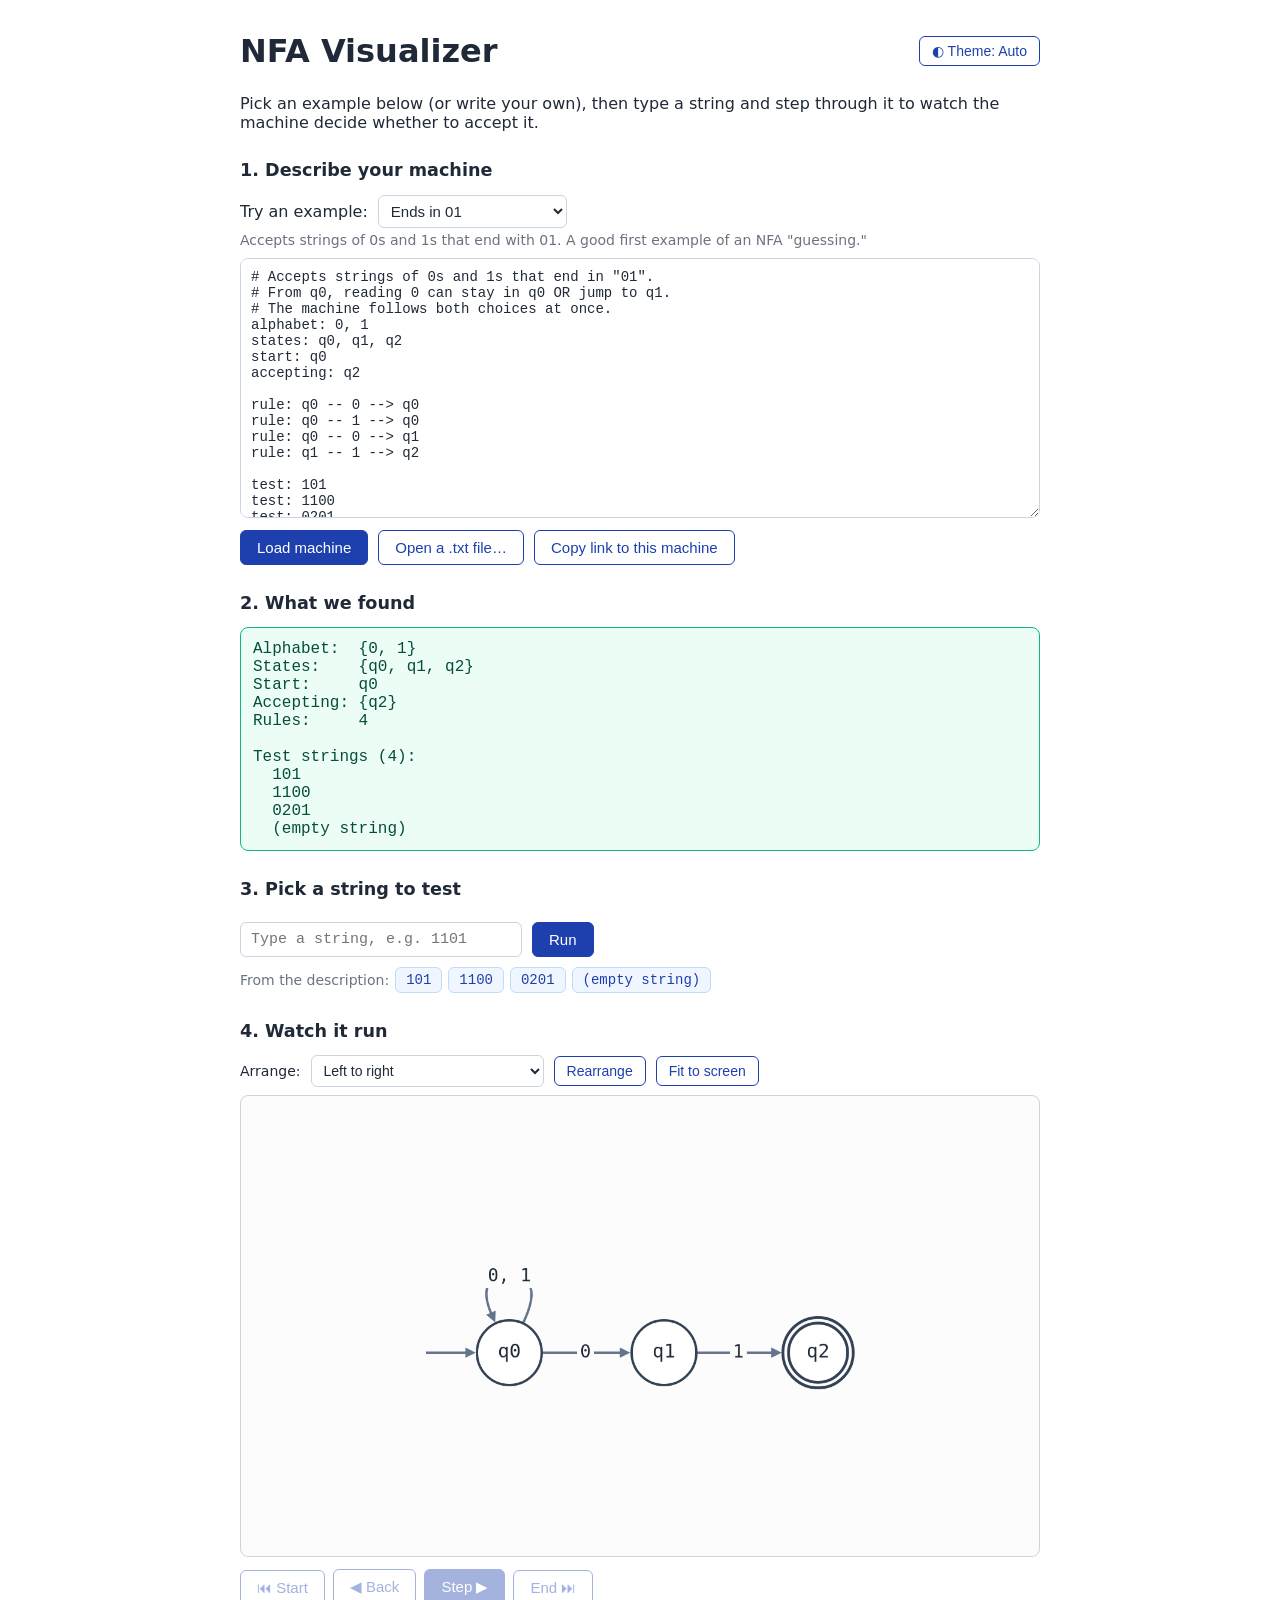
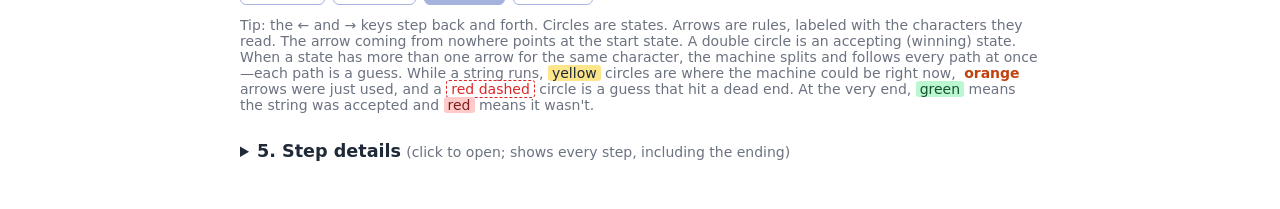
<file: index.html>
<!DOCTYPE html>
<html lang="en">
<head>
  <meta charset="UTF-8">
  <meta name="viewport" content="width=device-width, initial-scale=1.0">
  <title>NFA Visualizer</title>
  <!-- Shown in search results and in link previews (texts, Slack, social media) -->
  <meta name="description" content="Watch a nondeterministic finite automaton (NFA) read a string step by step, with plain-English explanations. Free, runs in your browser.">
  <meta property="og:title" content="NFA Visualizer">
  <meta property="og:description" content="Watch an NFA read a string step by step, with plain-English explanations.">
  <meta property="og:image" content="https://bquant90.github.io/nfa-visualizer/docs/screenshot.png">
  <meta property="og:type" content="website">
  <link rel="icon" href="favicon.svg" type="image/svg+xml">
  <link rel="stylesheet" href="css/style.css">
  <!-- Loaded early (not at the bottom) so dark mode applies before anything is drawn. -->
  <script src="js/theme.js"></script>
</head>
<body>
  <header class="page-header">
    <h1>NFA Visualizer</h1>
    <!-- Cycles Auto → Light → Dark. app.js sets its label. -->
    <button id="theme-toggle" type="button" class="secondary theme-toggle"></button>
  </header>
  <p class="intro">
    Pick an example below (or write your own), then type a string and step through it
    to watch the machine decide whether to accept it.
  </p>

  <!-- 1. Where the user describes the machine -->
  <section>
    <h2>1. Describe your machine</h2>
    <div class="actions preset-row">
      <label for="preset">Try an example:</label>
      <!-- app.js fills this list from presets.js -->
      <select id="preset"></select>
    </div>
    <p id="preset-summary" class="legend"></p>
    <!-- Filled with the first example when the page opens -->
    <!-- translate="no": browser translation must never change the machine itself -->
    <textarea id="source" spellcheck="false" translate="no" aria-label="Machine description"></textarea>
    <div class="actions">
      <button id="load" type="button">Load machine</button>
      <button id="choose-file" type="button" class="secondary">Open a .txt file…</button>
      <!-- The browser's built-in file picker. Hidden; the button above opens it. -->
      <input id="file-input" type="file" accept=".txt,text/plain" hidden>
      <button id="share" type="button" class="secondary">Copy link to this machine</button>
      <span id="file-name" class="file-name" role="status"></span>
    </div>
  </section>

  <!-- 2. What the page found: a summary, or a list of problems -->
  <section>
    <h2>2. What we found</h2>
    <div id="status" class="status">Nothing loaded yet.</div>
  </section>

  <!-- 3. Where the user picks a string to test -->
  <section>
    <h2>3. Pick a string to test</h2>
    <div class="actions">
      <input id="test-string" type="text" placeholder="Type a string, e.g. 1101" spellcheck="false" autocomplete="off" translate="no" aria-label="String to test">
      <button id="run" type="button">Run</button>
    </div>
    <!-- Buttons for the test strings found in the machine description -->
    <div id="test-chips" class="chips"></div>
  </section>

  <!-- 4. The drawing, plus the playback controls right underneath it -->
  <section>
    <h2>4. Watch it run</h2>
    <div class="toolbar">
      <label for="layout">Arrange:</label>
      <select id="layout">
        <option value="left-to-right">Left to right</option>
        <option value="spread-out">Spread out (shuffles each time)</option>
        <option value="circle">Circle</option>
      </select>
      <button id="rearrange" type="button" class="secondary">Rearrange</button>
      <button id="fit" type="button" class="secondary">Fit to screen</button>
    </div>
    <!-- Cytoscape draws inside this box -->
    <div id="machine" role="img" aria-label="Drawing of the machine. The caption under the buttons describes each step in words."><p class="placeholder">Load a machine to see its drawing.</p></div>

    <!-- The string being read, one box per character -->
    <div id="tape" class="tape" translate="no" aria-hidden="true"></div>
    <!-- A warning when the string uses characters the machine doesn't know -->
    <p id="heads-up" class="heads-up" hidden aria-live="polite"></p>

    <!-- Playback controls. They stay disabled until a string has been run. -->
    <div class="player">
      <button id="btn-start" type="button" class="secondary" disabled><span aria-hidden="true">⏮</span> Start</button>
      <button id="btn-back" type="button" class="secondary" disabled title="Back (← key)"><span aria-hidden="true">◀</span> Back</button>
      <button id="btn-step" type="button" disabled title="Step (→ key)">Step <span aria-hidden="true">▶</span></button>
      <button id="btn-end" type="button" class="secondary" disabled>End <span aria-hidden="true">⏭</span></button>
      <span id="step-label" class="step-label"></span>
    </div>

    <!-- The plain-English caption for the step on screen: what happened, and why -->
    <!-- aria-live: screen readers read each new caption aloud as you step -->
    <div id="caption" class="caption" hidden aria-live="polite">
      <p class="what"></p>
      <p class="why"><strong>Why:</strong> <span class="why-text"></span></p>
    </div>

    <div id="verdict" class="status" hidden aria-live="polite"></div>
    <p class="legend">
      Tip: the ← and → keys step back and forth.
      Circles are states. Arrows are rules, labeled with the characters they read.
      The arrow coming from nowhere points at the start state.
      A double circle is an accepting (winning) state.
      When a state has more than one arrow for the same character, the machine splits and follows every path at once—each path is a guess.
      While a string runs, <span class="key key-current">yellow</span> circles are where the
      machine could be right now, <span class="key key-taken">orange</span> arrows were just used, and a
      <span class="key key-dead">red dashed</span> circle is a guess that hit a dead end.
      At the very end, <span class="key key-winner">green</span> means the string was accepted
      and <span class="key key-loser">red</span> means it wasn't.
    </p>
  </section>

  <!-- 5. The raw recorded steps. Folded shut by default, because it shows the ending. -->
  <section>
    <details>
      <summary><h2>5. Step details</h2> <span class="legend">(click to open; shows every step, including the ending)</span></summary>
      <p class="legend">Every step the machine recorded. Click a row to jump to that step.</p>
      <div id="steps"></div>
    </details>
  </section>

  <!-- Order matters: each file can only use the files loaded above it. -->
  <script src="lib/cytoscape.min.js"></script>
  <script src="js/parser.js"></script>
  <script src="js/engine.js"></script>
  <script src="js/explain.js"></script>
  <script src="js/display.js"></script>
  <script src="js/player.js"></script>
  <script src="js/presets.js"></script>
  <script src="js/app.js"></script>
</body>
</html>
</file>
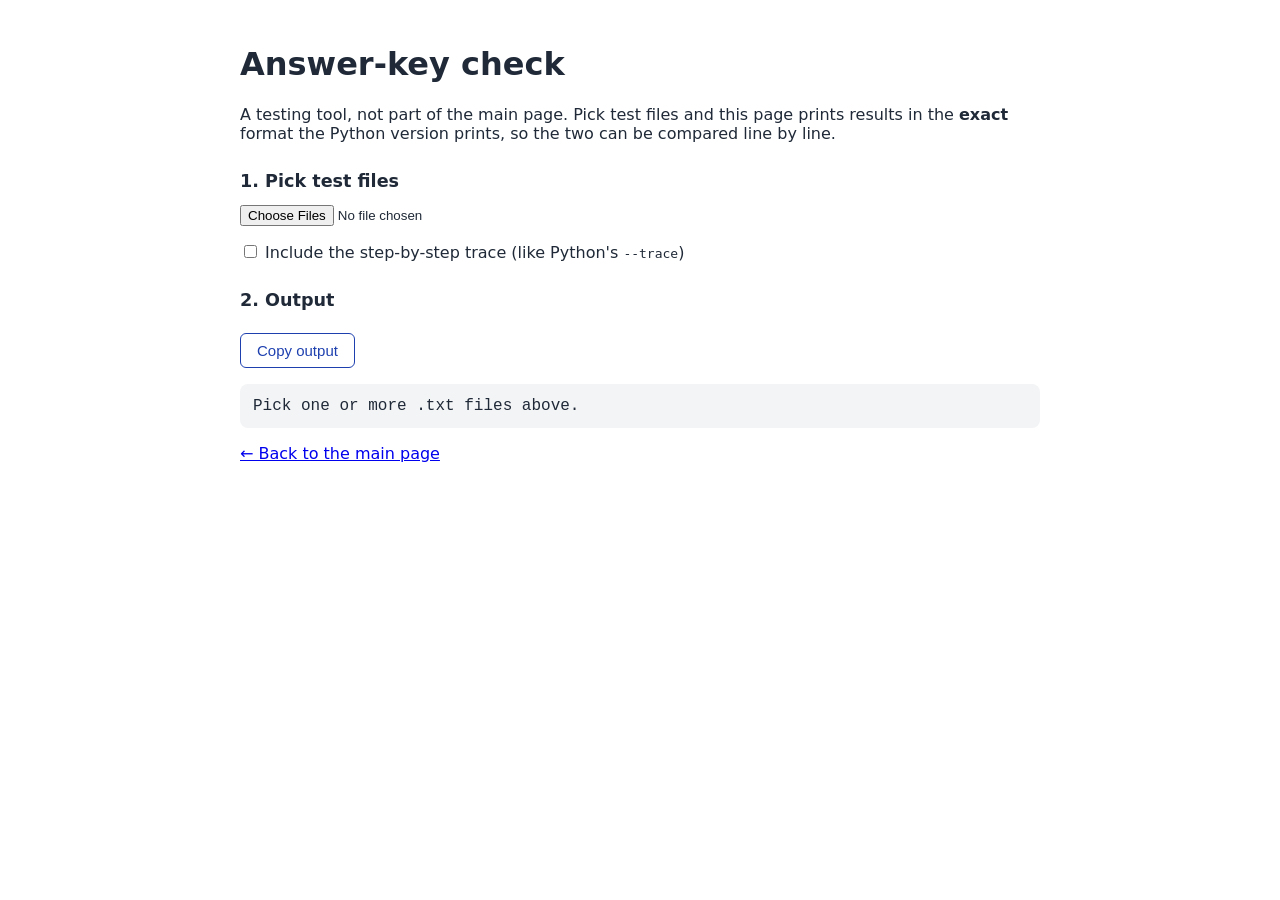
<file: check.html>
<!DOCTYPE html>
<html lang="en">
<head>
  <meta charset="UTF-8">
  <meta name="viewport" content="width=device-width, initial-scale=1.0">
  <title>Answer-key check | NFA Visualizer</title>
  <link rel="stylesheet" href="css/style.css">
  <script src="js/theme.js"></script>
</head>
<body>
  <h1>Answer-key check</h1>
  <p class="intro">
    A testing tool, not part of the main page. Pick test files and this page prints
    results in the <strong>exact</strong> format the Python version prints, so the
    two can be compared line by line.
  </p>

  <section>
    <h2>1. Pick test files</h2>
    <!-- "multiple" lets you select many files at once (Ctrl+A in the picker). -->
    <input id="files" type="file" accept=".txt,text/plain" multiple>
    <p>
      <label><input id="trace" type="checkbox"> Include the step-by-step trace (like Python's <code>--trace</code>)</label>
    </p>
  </section>

  <section>
    <h2>2. Output</h2>
    <button id="copy" type="button" class="secondary">Copy output</button>
    <pre id="output" class="status" translate="no">Pick one or more .txt files above.</pre>
  </section>

  <p><a href="index.html">← Back to the main page</a></p>

  <!-- Same building blocks as the main page, plus the checker. -->
  <script src="js/parser.js"></script>
  <script src="js/engine.js"></script>
  <script src="js/check.js"></script>
</body>
</html>
</file>
<file: css/style.css>
/* style.css: colors, fonts and spacing for the whole page.
 *
 * How the colors work:
 *   Every color is a named "variable" (like --text or --node-fill) defined once
 *   at the top. The light theme is the default. The dark theme just redefines the
 *   same names. Everything below uses the names, never raw colors, so switching
 *   themes is one change. display.js reads the --node / --edge / --current ...
 *   variables too, so the Cytoscape drawing follows the theme as well.
 */

/* ===================== 1. Colors: light theme (default) ===================== */
:root {
  color-scheme: light;               /* tells the browser to style scrollbars etc. to match */

  /* Page */
  --bg: #ffffff;
  --text: #1f2937;
  --muted: #6b7280;
  --border: #cbd5e1;
  --surface: #f3f4f6;                /* grey boxes */
  --input-bg: #ffffff;

  /* Buttons */
  --primary: #1e40af;
  --primary-hover: #1e3a8a;
  --primary-text: #ffffff;
  --secondary-bg: #ffffff;
  --secondary-text: #1e40af;
  --secondary-hover: #eff6ff;
  --chip-bg: #eff6ff;
  --chip-border: #bfdbfe;
  --chip-hover: #dbeafe;

  /* Messages */
  --ok-bg: #ecfdf5;   --ok-border: #10b981;   --ok-text: #064e3b;
  --err-bg: #fef2f2;  --err-border: #ef4444;  --err-text: #991b1b;
  --caption-bg: #fffbeb;  --caption-edge: #d97706;  --caption-why: #4b5563;

  /* Table */
  --line: #e5e7eb;
  --th-bg: #f9fafb;
  --row-hover: #f9fafb;
  --row-current: #fef3c7;

  /* Tape */
  --cell-bg: #ffffff;
  --cell-done-bg: #f3f4f6;
  --cell-done-text: #9ca3af;

  /* The drawing (read by display.js) */
  --canvas: #fcfcfd;
  --node-fill: #ffffff;    --node-border: #334155;    --node-text: #1f2937;
  --edge: #64748b;         --edge-text: #1f2937;
  --current-fill: #fde68a; --current-border: #b45309; --current-text: #1f2937;
  --taken: #ea580c;        --taken-text: #c2410c;
  --dead: #dc2626;
  --winner-fill: #bbf7d0;  --winner-border: #15803d;  --winner-text: #14532d;
  --loser-fill: #fecaca;   --loser-border: #b91c1c;   --loser-text: #7f1d1d;
}

/* ===================== 2. Colors: dark theme ===================== */
/* theme.js sets data-theme="dark" on the page when dark mode is on. */
:root[data-theme="dark"] {
  color-scheme: dark;

  --bg: #0f172a;
  --text: #e2e8f0;
  --muted: #94a3b8;
  --border: #475569;
  --surface: #1e293b;
  --input-bg: #111827;

  --primary: #3b82f6;
  --primary-hover: #2563eb;
  --primary-text: #ffffff;
  --secondary-bg: #0f172a;
  --secondary-text: #93c5fd;
  --secondary-hover: #1e293b;
  --chip-bg: #1e293b;
  --chip-border: #334155;
  --chip-hover: #273449;

  --ok-bg: #052e1c;   --ok-border: #10b981;   --ok-text: #a7f3d0;
  --err-bg: #3b0d0d;  --err-border: #f87171;  --err-text: #fecaca;
  --caption-bg: #2a2110;  --caption-edge: #f59e0b;  --caption-why: #cbd5e1;

  --line: #334155;
  --th-bg: #1e293b;
  --row-hover: #1e293b;
  --row-current: #3a2e0b;

  --cell-bg: #1e293b;
  --cell-done-bg: #0f172a;
  --cell-done-text: #64748b;

  --canvas: #111827;
  --node-fill: #1e293b;    --node-border: #94a3b8;    --node-text: #e2e8f0;
  --edge: #94a3b8;         --edge-text: #e2e8f0;
  --current-fill: #fcd34d; --current-border: #f59e0b; --current-text: #1f2937;
  --taken: #fb923c;        --taken-text: #fdba74;
  --dead: #f87171;
  --winner-fill: #4ade80;  --winner-border: #22c55e;  --winner-text: #052e16;
  --loser-fill: #f87171;   --loser-border: #ef4444;   --loser-text: #450a0a;
}

/* ===================== 3. Page layout ===================== */
body {
  font-family: system-ui, sans-serif;
  max-width: 800px;
  margin: 0 auto;
  padding: 24px 16px 48px;
  background: var(--bg);
  color: var(--text);
}

/* Title on the left, theme button on the right. */
.page-header {
  display: flex;
  align-items: center;
  justify-content: space-between;
  gap: 12px;
}
.page-header h1 { margin: 8px 0; }

h2 { font-size: 1.1rem; margin-top: 28px; }

.legend { color: var(--muted); font-size: 14px; margin-top: 8px; }

/* ===================== 4. Buttons and inputs ===================== */
button {
  margin-top: 8px;
  padding: 8px 16px;
  font-size: 15px;
  border: 1px solid var(--primary);
  border-radius: 6px;
  background: var(--primary);
  color: var(--primary-text);
  cursor: pointer;
}
button:hover { background: var(--primary-hover); }

/* A lighter button for less important actions. */
button.secondary {
  background: var(--secondary-bg);
  color: var(--secondary-text);
  border-color: var(--secondary-text);
}
button.secondary:hover { background: var(--secondary-hover); }

/* Buttons that can't be used right now: faded, and no hover change. */
button:disabled { opacity: 0.4; cursor: default; }
button:disabled:hover { background: var(--primary); }
button.secondary:disabled:hover { background: var(--secondary-bg); }

textarea, input[type="text"], select {
  background: var(--input-bg);
  color: var(--text);
  border: 1px solid var(--border);
  border-radius: 6px;
}

/* Keyboard focus ring that stands out in both light and dark themes. */
:focus-visible {
  outline: 2px solid var(--primary);
  outline-offset: 2px;
}

/* The box where users type or paste a machine. */
#source {
  width: 100%;
  height: 260px;
  box-sizing: border-box;
  font-family: Consolas, "Courier New", monospace;
  font-size: 14px;
  padding: 10px;
  border-radius: 8px;
}

/* A row of buttons and controls that wraps onto the next line if needed. */
.actions {
  display: flex;
  align-items: center;
  gap: 10px;
  flex-wrap: wrap;
}
.actions button { margin-top: 8px; }
.file-name { margin-top: 8px; color: var(--muted); font-size: 14px; }

/* The "Try an example" row. */
.preset-row { margin-bottom: 4px; }
.preset-row select { padding: 6px 8px; font-size: 15px; }
#preset-summary { margin: 4px 0 10px; }
#preset-summary:empty { display: none; }

/* The box where users type a test string. */
#test-string {
  margin-top: 8px;
  padding: 8px 10px;
  font-family: Consolas, "Courier New", monospace;
  font-size: 15px;
  min-width: 260px;
}

/* Small buttons for the test strings from the machine description. */
.chips { margin: 10px 0; display: flex; flex-wrap: wrap; gap: 6px; }
.chips:empty { display: none; }
.chips .label { color: var(--muted); font-size: 14px; align-self: center; }
button.chip {
  margin: 0;
  padding: 4px 10px;
  font-family: Consolas, "Courier New", monospace;
  font-size: 14px;
  background: var(--chip-bg);
  color: var(--secondary-text);
  border: 1px solid var(--chip-border);
}
button.chip:hover { background: var(--chip-hover); }

/* The theme switch in the top-right corner. */
.theme-toggle { margin: 0; padding: 6px 12px; font-size: 14px; white-space: nowrap; }

/* ===================== 5. Message boxes ===================== */
/* "What we found" and the verdict. Keeps line breaks and lines up columns. */
.status {
  white-space: pre-wrap;
  font-family: Consolas, "Courier New", monospace;
  padding: 12px;
  border-radius: 8px;
  background: var(--surface);
  border: 1px solid transparent;
  overflow-x: auto;                  /* long lines scroll instead of breaking the page */
}
.status.ok      { background: var(--ok-bg);  border-color: var(--ok-border);  color: var(--ok-text); }
.status.error   { background: var(--err-bg); border-color: var(--err-border); color: var(--err-text); }
.status.pending { color: var(--muted); }

/* The verdict: a bold headline, then the reason underneath. */
#verdict { font-family: system-ui, sans-serif; white-space: normal; }
.status .verdict-title  { display: block; font-weight: 700; font-size: 17px; }
.status .verdict-detail { display: block; margin-top: 4px; }

/* The "heads up" warning under the tape. */
.heads-up {
  margin: 8px 0 0;
  padding: 8px 12px;
  border-radius: 6px;
  background: var(--err-bg);
  color: var(--err-text);
  font-size: 15px;
}

/* The caption under the playback buttons. */
.caption {
  border-left: 4px solid var(--caption-edge);
  background: var(--caption-bg);
  padding: 10px 14px;
  border-radius: 0 8px 8px 0;
  margin-bottom: 12px;
}
.caption p { margin: 0; }
.caption .what { font-size: 17px; font-weight: 600; }
.caption .why { margin-top: 4px; color: var(--caption-why); }

/* ===================== 6. The drawing ===================== */
/* The row of drawing controls above the machine. */
.toolbar {
  display: flex;
  align-items: center;
  gap: 10px;
  flex-wrap: wrap;
  margin-bottom: 8px;
  font-size: 14px;
}
.toolbar button { margin-top: 0; padding: 6px 12px; font-size: 14px; }
.toolbar select { padding: 6px 8px; font-size: 14px; }

/* Cytoscape needs a box with a real height, or it draws nothing.
   On short screens (phones) it shrinks so the buttons below stay in view. */
#machine {
  position: relative;
  height: min(460px, 60vh);
  min-height: 260px;
  border: 1px solid var(--border);
  border-radius: 8px;
  background: var(--canvas);
}
/* The grey message shown when there's nothing to draw. */
.placeholder {
  position: absolute;
  inset: 0;
  margin: 0;
  display: flex;
  align-items: center;
  justify-content: center;
  text-align: center;
  padding: 0 16px;
  color: var(--muted);
}

/* Little color swatches in the legend, matching the drawing. */
.key { padding: 0 4px; border-radius: 3px; }
.key-current { background: var(--current-fill); color: var(--current-text); }
.key-taken   { color: var(--taken-text); font-weight: 600; }
.key-dead    { color: var(--dead); border: 1px dashed var(--dead); }
.key-winner  { background: var(--winner-fill); color: var(--winner-text); }
.key-loser   { background: var(--loser-fill); color: var(--loser-text); }

/* ===================== 7. The tape and playback ===================== */
/* The test string, one box per character. */
.tape {
  display: flex;
  flex-wrap: wrap;
  gap: 4px;
  margin-top: 12px;
  font-family: Consolas, "Courier New", monospace;
  font-size: 18px;
}
.tape:empty { display: none; }
.tape .cell {
  min-width: 28px;
  padding: 4px 6px;
  text-align: center;
  border: 1px solid var(--border);
  border-radius: 4px;
  background: var(--cell-bg);
}
.tape .cell.done    { color: var(--cell-done-text); background: var(--cell-done-bg); }   /* already read */
.tape .cell.current { background: var(--current-fill); border-color: var(--current-border);
                      color: var(--current-text); font-weight: 700; }                    /* just read */
.tape .cell.never   { color: var(--cell-done-text); border-style: dotted;
                      text-decoration: line-through; }                                  /* never read */
.tape .cell.foreign { border: 2px solid var(--dead); color: var(--err-text); }           /* not in alphabet */
.tape .cell.current.foreign { color: var(--current-text); }
.tape .note { color: var(--muted); font-size: 14px; align-self: center; }

/* The row of playback buttons under the drawing. */
.player {
  display: flex;
  align-items: center;
  gap: 8px;
  flex-wrap: wrap;
  margin: 12px 0;
}
.player button { margin-top: 0; }
.step-label { font-size: 15px; margin-left: 6px; }

/* ===================== 8. Step details table ===================== */
details summary { cursor: pointer; margin-top: 28px; }
details summary h2 { display: inline; margin: 0; }

/* The table can scroll sideways on narrow screens instead of squashing. */
#steps { overflow-x: auto; }

.step-table {
  width: 100%;
  border-collapse: collapse;
  margin-top: 12px;
  font-size: 14px;
}
.step-table th, .step-table td {
  text-align: left;
  padding: 6px 8px;
  border-bottom: 1px solid var(--line);
  vertical-align: top;
}
.step-table th { background: var(--th-bg); }
.step-table td.mono { font-family: Consolas, "Courier New", monospace; }
.step-table .bad { color: var(--dead); font-weight: 600; }
.step-table tr.clickable { cursor: pointer; }
.step-table tr.clickable:hover td { background: var(--row-hover); }
.step-table tr.current-row td,
.step-table tr.current-row:hover td { background: var(--row-current); }
.step-note { color: var(--muted); font-size: 14px; margin-top: 8px; }

/* ===================== 9. Phones and touch screens ===================== */
/* Narrow screens: less padding, full-width inputs, buttons share the row. */
@media (max-width: 600px) {
  body { padding: 12px 12px 40px; }
  .page-header h1 { font-size: 1.5rem; }
  #source { height: 220px; }
  #test-string { min-width: 0; flex: 1 1 100%; }
  .actions > button { flex: 1 1 auto; }
  /* The four playback buttons split the row evenly; the step label goes below. */
  .player button { flex: 1 1 0; padding-left: 4px; padding-right: 4px; white-space: nowrap; }
  .step-label { flex-basis: 100%; margin-left: 0; text-align: center; }
  .toolbar select { flex: 1 1 auto; }
}

/* Very narrow phones (down to 320px): tighten playback buttons so they stay on one line. */
@media (max-width: 420px) {
  .player { gap: 6px; }
  .player button { font-size: 13px; padding-left: 2px; padding-right: 2px; }
}

/* Fingers are bigger than mouse pointers: make everything tappable. */
@media (pointer: coarse) {
  button, select { min-height: 44px; }
  button.chip { min-height: 40px; }
  /* Phones zoom in on text boxes with text smaller than 16px. Prevent that. */
  textarea, input[type="text"], select, #source { font-size: 16px; }
}
</file>
